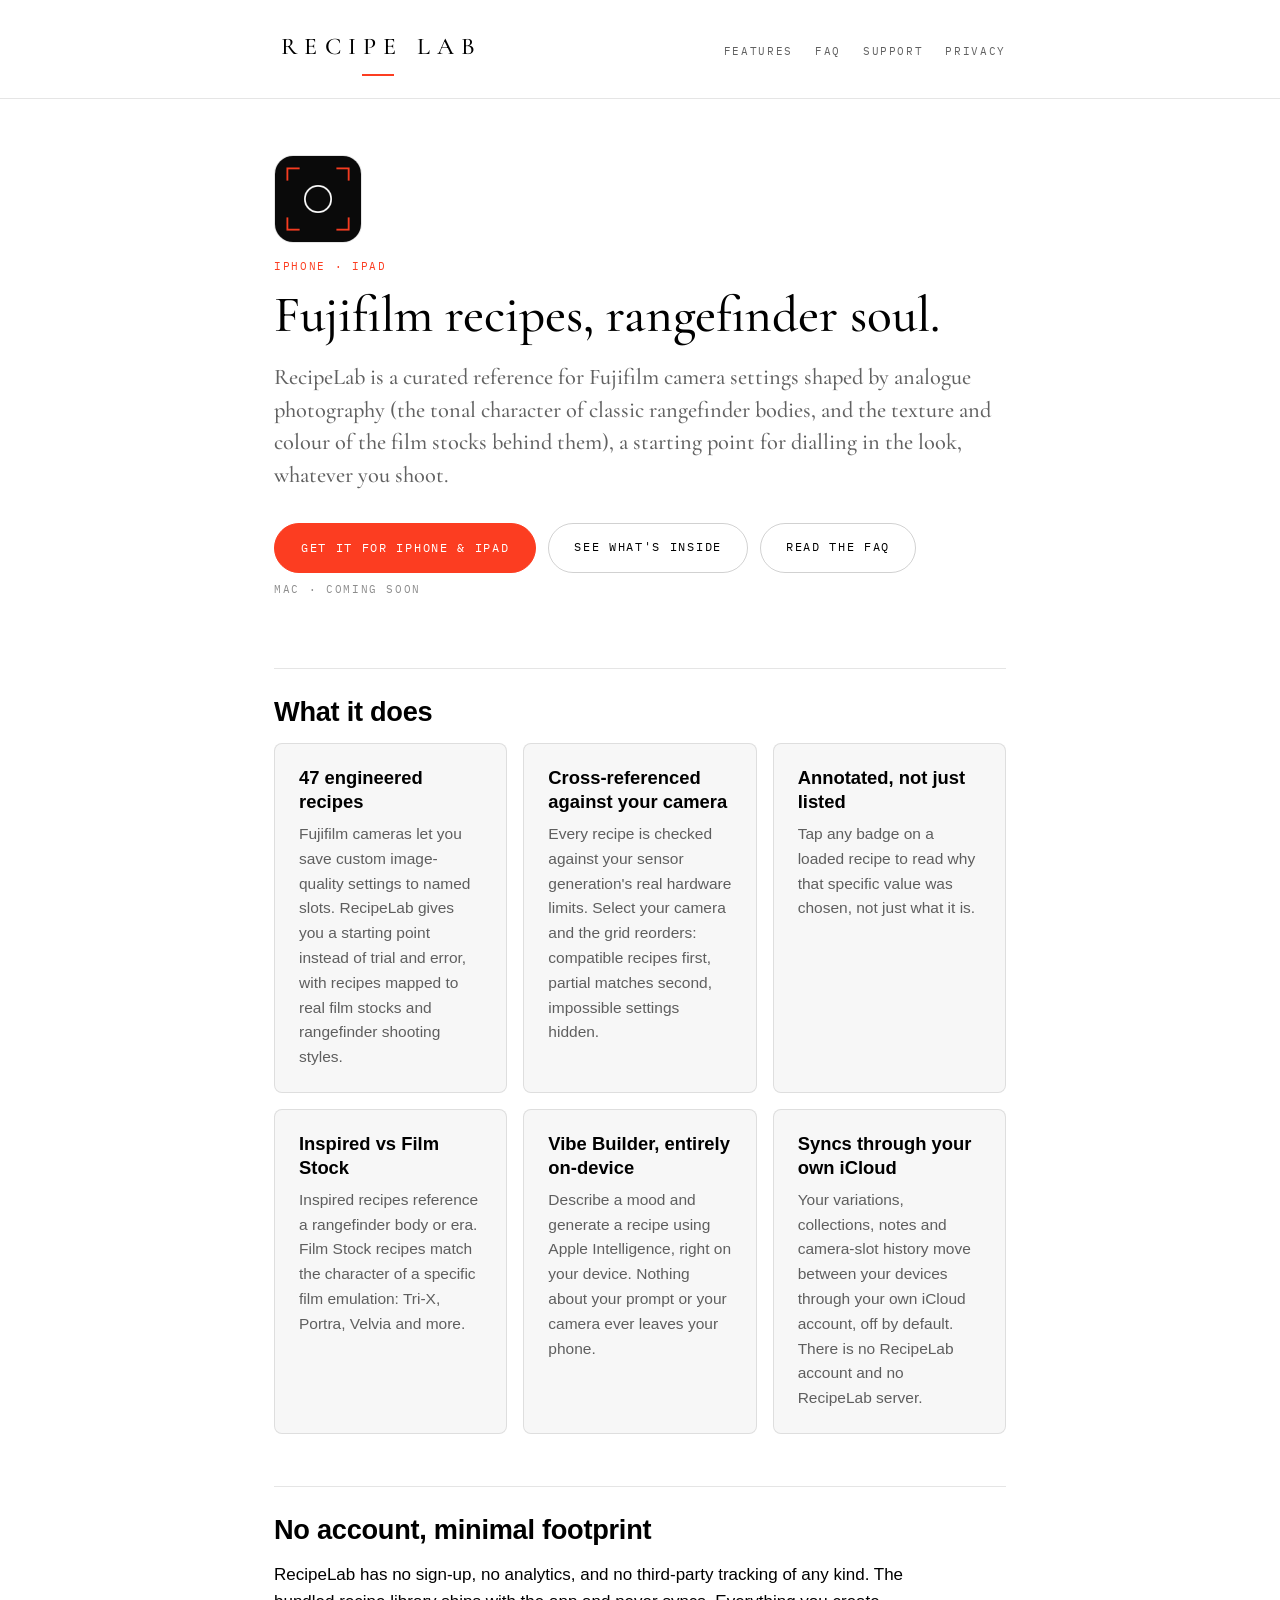
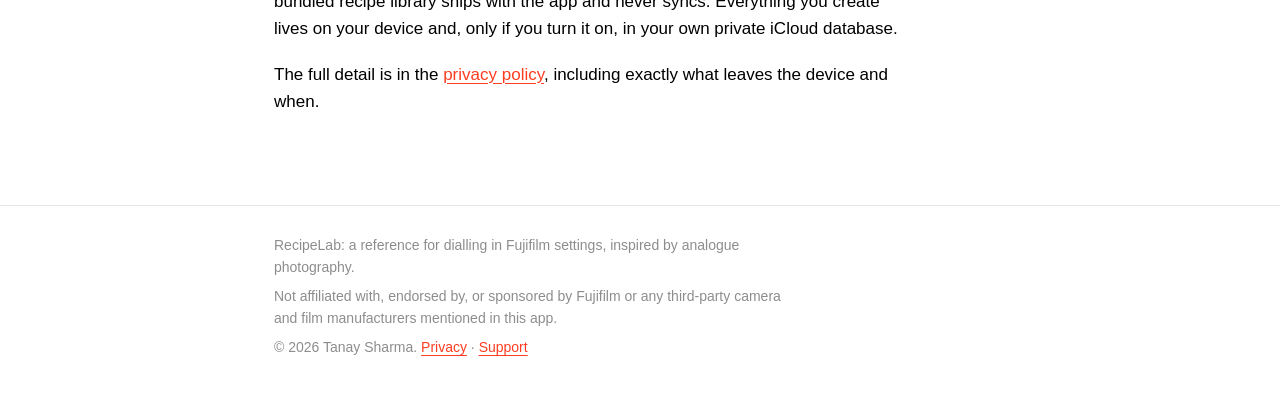
<file: index.html>
<!DOCTYPE html>
<html lang="en">
<head>
<meta charset="utf-8">
<meta name="viewport" content="width=device-width, initial-scale=1">
<title>RecipeLab · Fujifilm camera settings, shaped by film</title>
<meta name="description" content="RecipeLab is a curated reference for Fujifilm camera settings shaped by analogue photography: 47 recipes cross-referenced against your camera's hardware, plus on-device generation for your own.">
<meta name="color-scheme" content="dark light">
<link rel="icon" href="./assets/favicon-64.png" sizes="64x64">
<link rel="apple-touch-icon" href="./assets/apple-touch-icon.png">
<link rel="stylesheet" href="./recipelab.css">
</head>
<body>
<a class="skip-link" href="#main">Skip to content</a>

<header class="site-header">
  <div class="shell site-header__inner">
    <a class="wordmark" href="./index.html" aria-label="RecipeLab home">
      <span class="wordmark__text">RECIPE LAB</span>
      <span class="wordmark__rule"></span>
    </a>
    <nav class="site-nav" aria-label="Primary">
      <a href="./features.html">Features</a>
      <a href="./faq.html">FAQ</a>
      <a href="./support.html">Support</a>
      <a href="./privacy.html">Privacy</a>
    </nav>
  </div>
</header>

<main id="main">
  <div class="shell">

    <section class="hero">
      <img class="hero__icon" src="./assets/app-icon-256.png" alt="" width="88" height="88">
      <p class="meta meta--accent">IPHONE · IPAD</p>
      <h1>Fujifilm recipes, rangefinder soul.</h1>
      <p class="lede">RecipeLab is a curated reference for Fujifilm camera settings shaped by analogue photography (the tonal character of classic rangefinder bodies, and the texture and colour of the film stocks behind them), a starting point for dialling in the look, whatever you shoot.</p>

      <div class="actions">
        <a class="button-accent" href="https://apps.apple.com/app/recipelab/id6805229263">Get it for iPhone &amp; iPad</a>
        <a class="button-outline" href="./features.html">See what's inside</a>
        <a class="button-outline" href="./faq.html">Read the FAQ</a>
      </div>
      <p class="meta">MAC · COMING SOON</p>
    </section>

    <h2>What it does</h2>

    <div class="feature-grid">
      <div class="card">
        <h3>47 engineered recipes</h3>
        <p>Fujifilm cameras let you save custom image-quality settings to named slots. RecipeLab gives you a starting point instead of trial and error, with recipes mapped to real film stocks and rangefinder shooting styles.</p>
      </div>
      <div class="card">
        <h3>Cross-referenced against your camera</h3>
        <p>Every recipe is checked against your sensor generation's real hardware limits. Select your camera and the grid reorders: compatible recipes first, partial matches second, impossible settings hidden.</p>
      </div>
      <div class="card">
        <h3>Annotated, not just listed</h3>
        <p>Tap any badge on a loaded recipe to read why that specific value was chosen, not just what it is.</p>
      </div>
      <div class="card">
        <h3>Inspired vs Film Stock</h3>
        <p>Inspired recipes reference a rangefinder body or era. Film Stock recipes match the character of a specific film emulation: Tri-X, Portra, Velvia and more.</p>
      </div>
      <div class="card">
        <h3>Vibe Builder, entirely on-device</h3>
        <p>Describe a mood and generate a recipe using Apple Intelligence, right on your device. Nothing about your prompt or your camera ever leaves your phone.</p>
      </div>
      <div class="card">
        <h3>Syncs through your own iCloud</h3>
        <p>Your variations, collections, notes and camera-slot history move between your devices through your own iCloud account, off by default. There is no RecipeLab account and no RecipeLab server.</p>
      </div>
    </div>

    <h2>No account, minimal footprint</h2>
    <p>RecipeLab has no sign-up, no analytics, and no third-party tracking of any kind. The bundled recipe library ships with the app and never syncs. Everything you create lives on your device and, only if you turn it on, in your own private iCloud database.</p>
    <p>The full detail is in the <a href="./privacy.html">privacy policy</a>, including exactly what leaves the device and when.</p>

  </div>
</main>

<footer class="site-footer">
  <div class="shell">
    <p>RecipeLab: a reference for dialling in Fujifilm settings, inspired by analogue photography.</p>
    <p>Not affiliated with, endorsed by, or sponsored by Fujifilm or any third-party camera and film manufacturers mentioned in this app.</p>
    <p>© 2026 Tanay Sharma. <a href="./privacy.html">Privacy</a> · <a href="./support.html">Support</a></p>
  </div>
</footer>

</body>
</html>
</file>
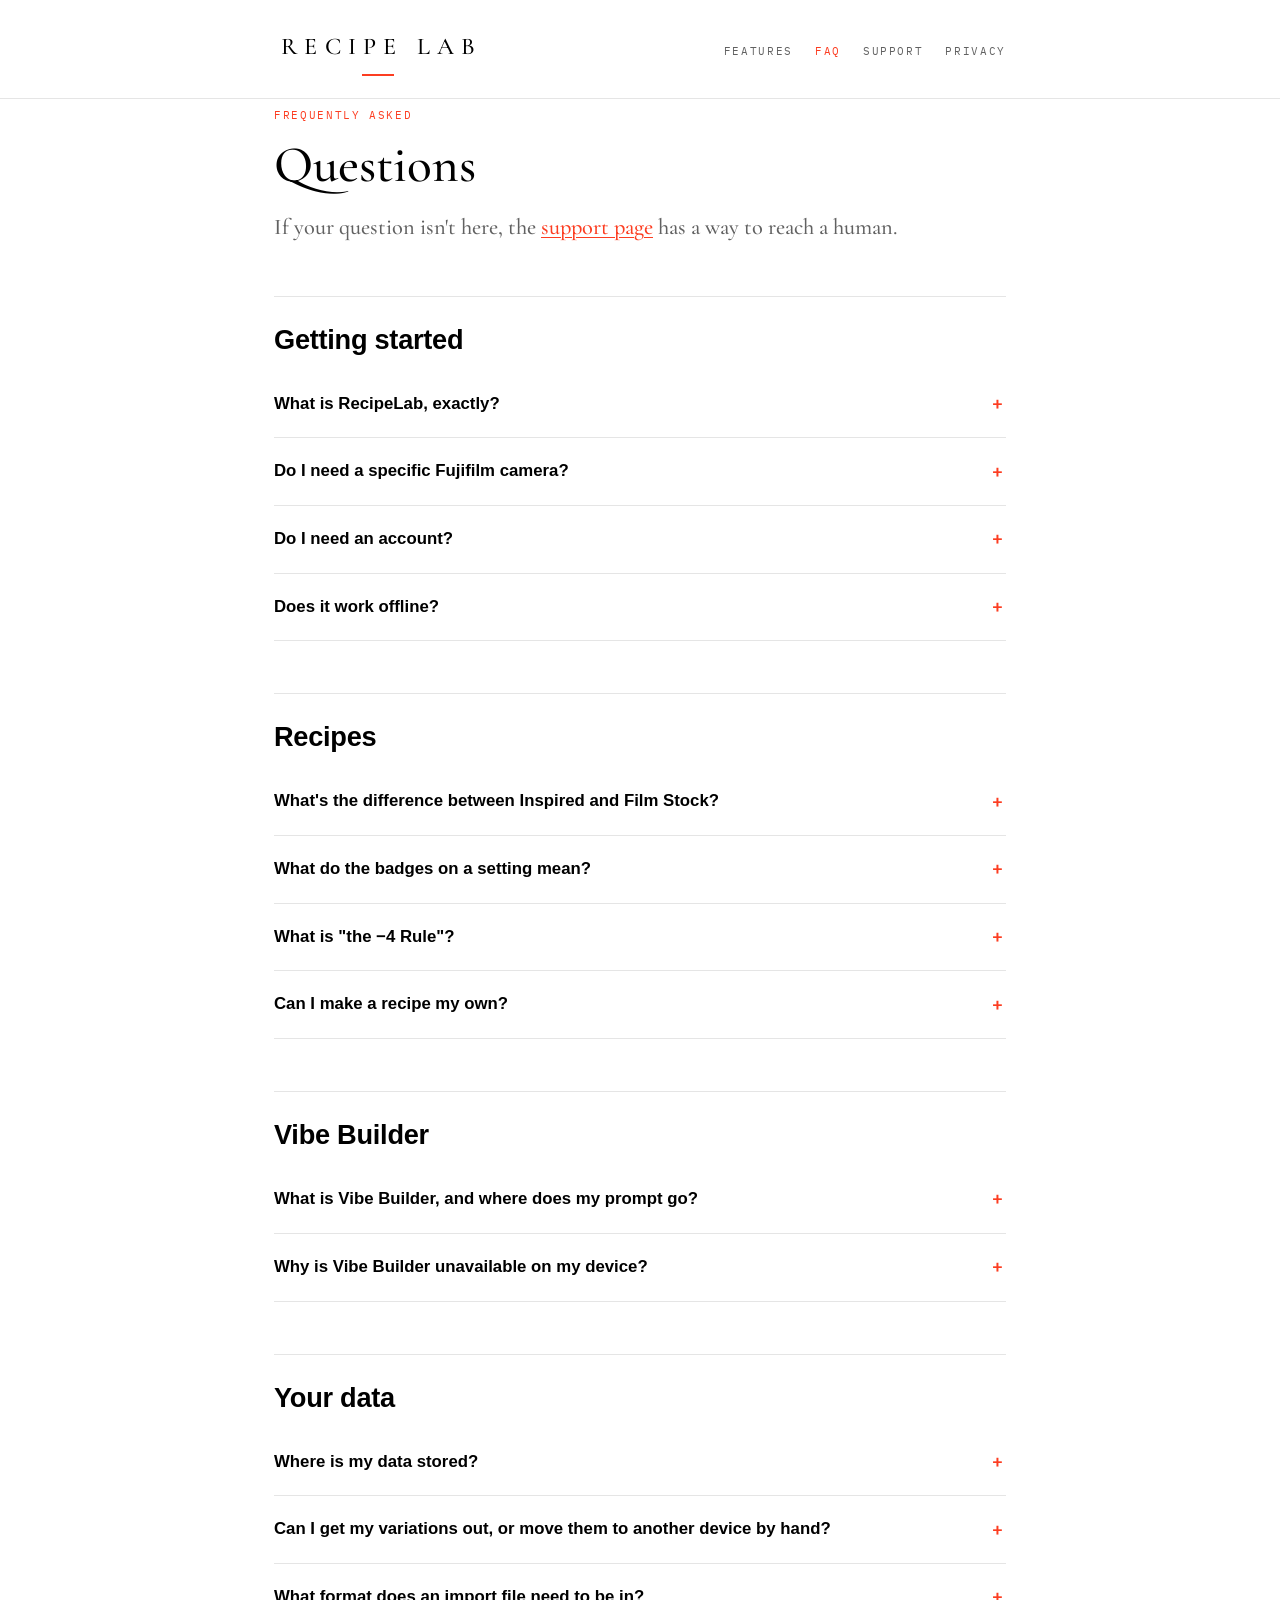
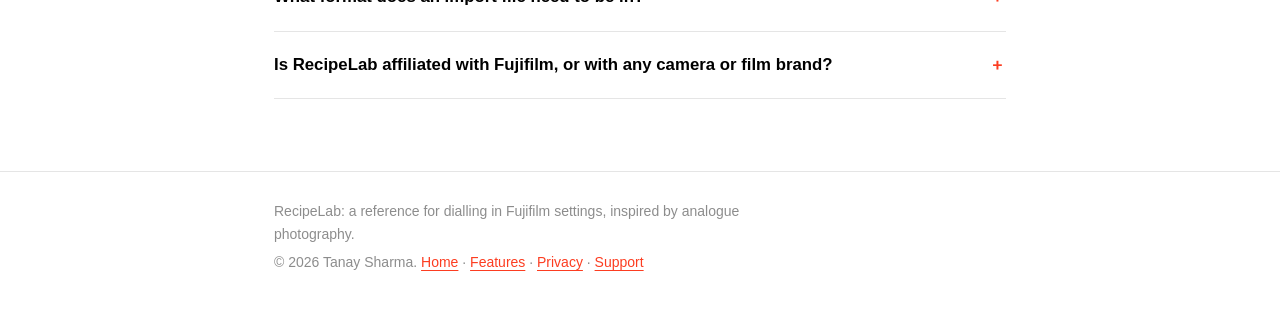
<file: faq.html>
<!DOCTYPE html>
<html lang="en">
<head>
<meta charset="utf-8">
<meta name="viewport" content="width=device-width, initial-scale=1">
<title>FAQ · RecipeLab</title>
<meta name="description" content="Common questions about RecipeLab: how Smart Sort works, what Vibe Builder sends anywhere (nothing), syncing, and getting your data out.">
<meta name="color-scheme" content="dark light">
<link rel="icon" href="./assets/favicon-64.png" sizes="64x64">
<link rel="apple-touch-icon" href="./assets/apple-touch-icon.png">
<link rel="stylesheet" href="./recipelab.css">
</head>
<body>
<a class="skip-link" href="#main">Skip to content</a>

<header class="site-header">
  <div class="shell site-header__inner">
    <a class="wordmark" href="./index.html" aria-label="RecipeLab home">
      <span class="wordmark__text">RECIPE LAB</span>
      <span class="wordmark__rule"></span>
    </a>
    <nav class="site-nav" aria-label="Primary">
      <a href="./features.html">Features</a>
      <a href="./faq.html" aria-current="page">FAQ</a>
      <a href="./support.html">Support</a>
      <a href="./privacy.html">Privacy</a>
    </nav>
  </div>
</header>

<main id="main">
  <div class="shell">

    <p class="meta meta--accent">FREQUENTLY ASKED</p>
    <h1>Questions</h1>
    <p class="lede">If your question isn't here, the <a href="./support.html">support page</a> has a way to reach a human.</p>

    <h2>Getting started</h2>

    <details>
      <summary>What is RecipeLab, exactly?</summary>
      <div class="answer">
        <p>A reference app for Fujifilm's custom image-quality settings, the ones you save to a numbered slot in camera. Instead of trial and error, RecipeLab gives you 47 built-in starting points, each engineered against a real film stock or a rangefinder-inspired look, and checked against your specific camera's hardware limits.</p>
      </div>
    </details>

    <details>
      <summary>Do I need a specific Fujifilm camera?</summary>
      <div class="answer">
        <p>No, but which recipes are fully usable depends on your sensor generation: older X-Trans sensors can't do everything newer ones can (Acros, Clarity and Colour Chrome Blue are progressively newer additions). Select your camera in the app and Smart Sort reorders the library: what's fully compatible, what needs a substitution, and what genuinely can't be done on your body, with the reason stated for each.</p>
      </div>
    </details>

    <details>
      <summary>Do I need an account?</summary>
      <div class="answer">
        <p>No. There's no sign-up and no login. If you turn on iCloud Sync, it works through your own iCloud account; nothing else is needed.</p>
      </div>
    </details>

    <details>
      <summary>Does it work offline?</summary>
      <div class="answer">
        <p>Yes. The recipe library is bundled with the app, your own variations and collections are stored on the device, and Vibe Builder's generation runs entirely on-device. Only iCloud Sync needs a connection, and that's opt-in.</p>
      </div>
    </details>

    <h2>Recipes</h2>

    <details>
      <summary>What's the difference between Inspired and Film Stock?</summary>
      <div class="answer">
        <p>Inspired recipes reference a rangefinder body or shooting era: the tonal character, not a literal reproduction. Film Stock recipes are matched to the character of a specific film emulation, like Tri-X or Portra 400, using Fujifilm's own film simulations as the base.</p>
      </div>
    </details>

    <details>
      <summary>What do the badges on a setting mean?</summary>
      <div class="answer">
        <p>Tap any badge on a loaded recipe to read the reasoning behind that specific value: why the shadows are lifted, why that grain level, why that film simulation. It's not a repeat of the value; it's the "why."</p>
      </div>
    </details>

    <details>
      <summary>What is "the −4 Rule"?</summary>
      <div class="answer">
        <p>Every recipe sets Noise Reduction to −4. Fujifilm ships cameras at 0, which is far cleaner than film ever looked. Pulling it down lets the sensor's own noise read as organic grain instead of digital smoothing.</p>
      </div>
    </details>

    <details>
      <summary>Can I make a recipe my own?</summary>
      <div class="answer">
        <p>Yes. Tweak any recipe into a saved Variation. Fields your camera can't support are disabled rather than silently accepted. Variations, Collections and edit history are all yours to manage from there.</p>
      </div>
    </details>

    <h2>Vibe Builder</h2>

    <details>
      <summary>What is Vibe Builder, and where does my prompt go?</summary>
      <div class="answer">
        <p>Describe a mood ("moody street portraits at dusk") and Vibe Builder generates a recipe for you. It runs entirely on Apple's on-device Foundation Models framework. Nothing about your prompt, your camera, or the result is sent anywhere. There is currently no cloud option at all in the app.</p>
      </div>
    </details>

    <details>
      <summary>Why is Vibe Builder unavailable on my device?</summary>
      <div class="answer">
        <p>On-device generation needs Apple Intelligence, which needs specific hardware and an explicit setting turned on. If it's unavailable, the app tells you which of those is the reason (unsupported hardware, Apple Intelligence off, or the on-device model still downloading) rather than a single unhelpful "not available."</p>
      </div>
    </details>

    <h2>Your data</h2>

    <details>
      <summary>Where is my data stored?</summary>
      <div class="answer">
        <p>On your device. If you turn on iCloud Sync, your variations, collections, notes, camera-slot assignments and history also sync to the private database of your own iCloud account, but never the bundled recipe library, which stays a read-only part of the app itself. See the <a href="./privacy.html">privacy policy</a> for the full detail.</p>
      </div>
    </details>

    <details>
      <summary>Can I get my variations out, or move them to another device by hand?</summary>
      <div class="answer">
        <p>Yes. Export your variations locally, in plain or passphrase-encrypted form, from Settings. You can also import a backup, or a single recipe file someone shares with you.</p>
      </div>
    </details>

    <details>
      <summary>What format does an import file need to be in?</summary>
      <div class="answer">
        <p>Plain JSON, in one of two shapes depending on which button you use. There's no way to hand-author an encrypted backup (that path only accepts a file this app produced itself), but both of the plain formats below can be written by hand if you're building your own tooling.</p>

        <p><strong>"Import Variations"</strong> expects a JSON array, one or more entries:</p>
<pre><code>[
  {
    "id": "var__1735689600000_a1b2",
    "parentKey": "m10-rich",
    "name": "My Rainy Day Look",
    "createdAt": 1735689600000,
    "data": {
      "title": "My Rainy Day Look",
      "film": "Classic Chrome",
      "dr": "DR200",
      "wb": "R: -1, B: +2",
      "high": "-1",
      "shad": "+2",
      "color": "-1",
      "sharp": "+1",
      "nr": "-4",
      "grain": "Weak",
      "chrome_blue": "Off",
      "tip": "A custom tweak for overcast city streets.",
      "category": "variation",
      "compatibility": ["x-trans-3", "x-trans-4", "x-trans-5"],
      "tags": ["custom", "overcast"]
    }
  }
]</code></pre>

        <p><strong>"Import .rlr"</strong> expects a single object, the same <code>data</code> shape wrapped differently:</p>
<pre><code>{
  "version": 1,
  "exported_at": 1735689600000,
  "id": "var__1735689600000_a1b2",
  "name": "My Rainy Day Look",
  "parentKey": "m10-rich",
  "createdAt": 1735689600000,
  "data": {
    "title": "My Rainy Day Look",
    "film": "Classic Chrome",
    "dr": "DR200",
    "wb": "R: -1, B: +2",
    "high": "-1",
    "shad": "+2",
    "color": "-1",
    "sharp": "+1",
    "nr": "-4",
    "grain": "Weak",
    "chrome_blue": "Off",
    "tip": "A custom tweak for overcast city streets.",
    "category": "variation",
    "compatibility": ["x-trans-3", "x-trans-4", "x-trans-5"],
    "tags": ["custom", "overcast"]
  }
}</code></pre>

        <p>Field notes:</p>
        <dl class="rows">
          <div class="row"><dt>id</dt><dd>Non-empty, ≤80 characters. The convention is <code>var__&lt;epoch-ms&gt;_&lt;4 random chars&gt;</code>, but any unique string works.</dd></div>
          <div class="row"><dt>name</dt><dd>Non-empty, ≤80 characters, shown in the app's UI.</dd></div>
          <div class="row"><dt>parentKey</dt><dd>Optional. The bundled recipe key this was forked from (e.g. <code>m10-rich</code>), or omit it if standalone.</dd></div>
          <div class="row"><dt>createdAt / exported_at</dt><dd>Epoch <strong>milliseconds</strong>, not seconds and not an ISO date string.</dd></div>
          <div class="row"><dt>dr</dt><dd><code>"DR100"</code>, <code>"DR200"</code>, or <code>"DR400"</code>.</dd></div>
          <div class="row"><dt>high / shad / nr</dt><dd>Signed strings, <code>"-4"</code> to <code>"+4"</code>.</dd></div>
          <div class="row"><dt>sharp</dt><dd>Signed string, <code>"-2"</code> to <code>"+4"</code> (a narrower range than the others).</dd></div>
          <div class="row"><dt>color</dt><dd>Signed string, <code>"-4"</code> to <code>"+4"</code>, or <code>"N/A"</code> for a monochrome film.</dd></div>
          <div class="row"><dt>wb</dt><dd><code>"R: &lt;signed&gt;, B: &lt;signed&gt;"</code>, or <code>"N/A"</code> for monochrome.</dd></div>
          <div class="row"><dt>grain</dt><dd><code>"None"</code>, <code>"Weak"</code>, or <code>"Strong"</code>.</dd></div>
          <div class="row"><dt>chrome_blue</dt><dd>Note the underscore: <code>"Off"</code>, <code>"Weak"</code>, or <code>"Strong"</code>.</dd></div>
          <div class="row"><dt>compatibility</dt><dd>Array of sensor-generation ids: <code>x-trans-2</code>, <code>x-trans-3</code>, <code>x-trans-4</code>, <code>x-trans-5</code>, <code>gfx-50</code>, <code>gfx-100</code>, <code>gfx-100-ii</code>.</dd></div>
          <div class="row"><dt>tags</dt><dd>Free-form strings, capped at 50 entries of 200 characters each.</dd></div>
          <div class="row"><dt>title, tip, category</dt><dd>Free-form strings, capped at 200 characters each.</dd></div>
        </dl>

        <p>One asymmetry worth knowing: <code>.rlr</code> requires <code>title</code>, <code>film</code>, <code>dr</code>, <code>high</code>, <code>shad</code> and <code>nr</code> to be present in <code>data</code>, and names the specific missing field if one isn't. "Import Variations" enforces no such requirement: only <code>id</code>/<code>name</code> are checked, so a variation missing a field still imports, just blank in the app.</p>
      </div>
    </details>

    <details>
      <summary>Is RecipeLab affiliated with Fujifilm, or with any camera or film brand?</summary>
      <div class="answer">
        <p>No. RecipeLab names real Fujifilm sensor generations because compatibility is calibrated against them, and Film Stock recipes name real film stocks (Tri-X, Portra, Velvia and so on) because that's the look each one is matched to. It does not name any other camera brand or body: Inspired recipes describe a rangefinder era or shooting style, not a specific model. RecipeLab isn't affiliated with, endorsed by, or sponsored by Fujifilm or any film manufacturer named in the app.</p>
      </div>
    </details>

  </div>
</main>

<footer class="site-footer">
  <div class="shell">
    <p>RecipeLab: a reference for dialling in Fujifilm settings, inspired by analogue photography.</p>
    <p>© 2026 Tanay Sharma. <a href="./index.html">Home</a> · <a href="./features.html">Features</a> · <a href="./privacy.html">Privacy</a> · <a href="./support.html">Support</a></p>
  </div>
</footer>

</body>
</html>
</file>
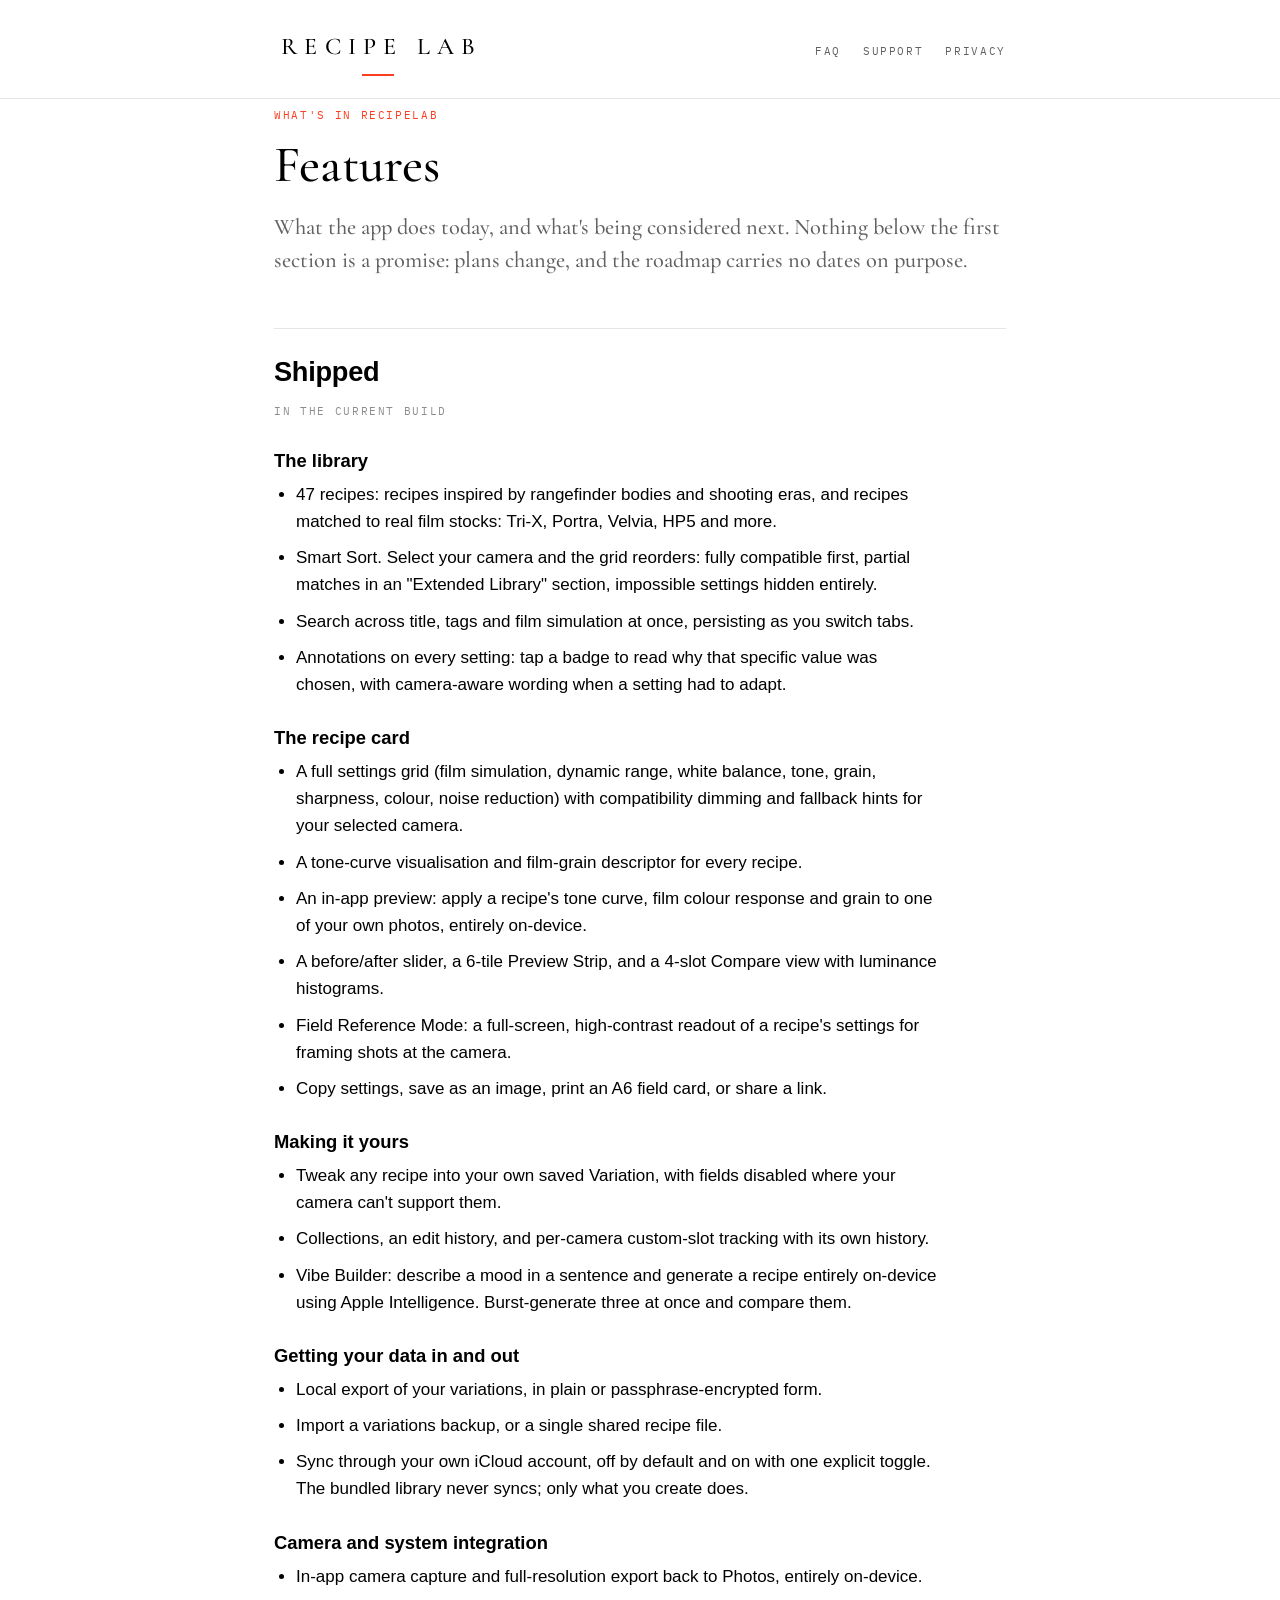
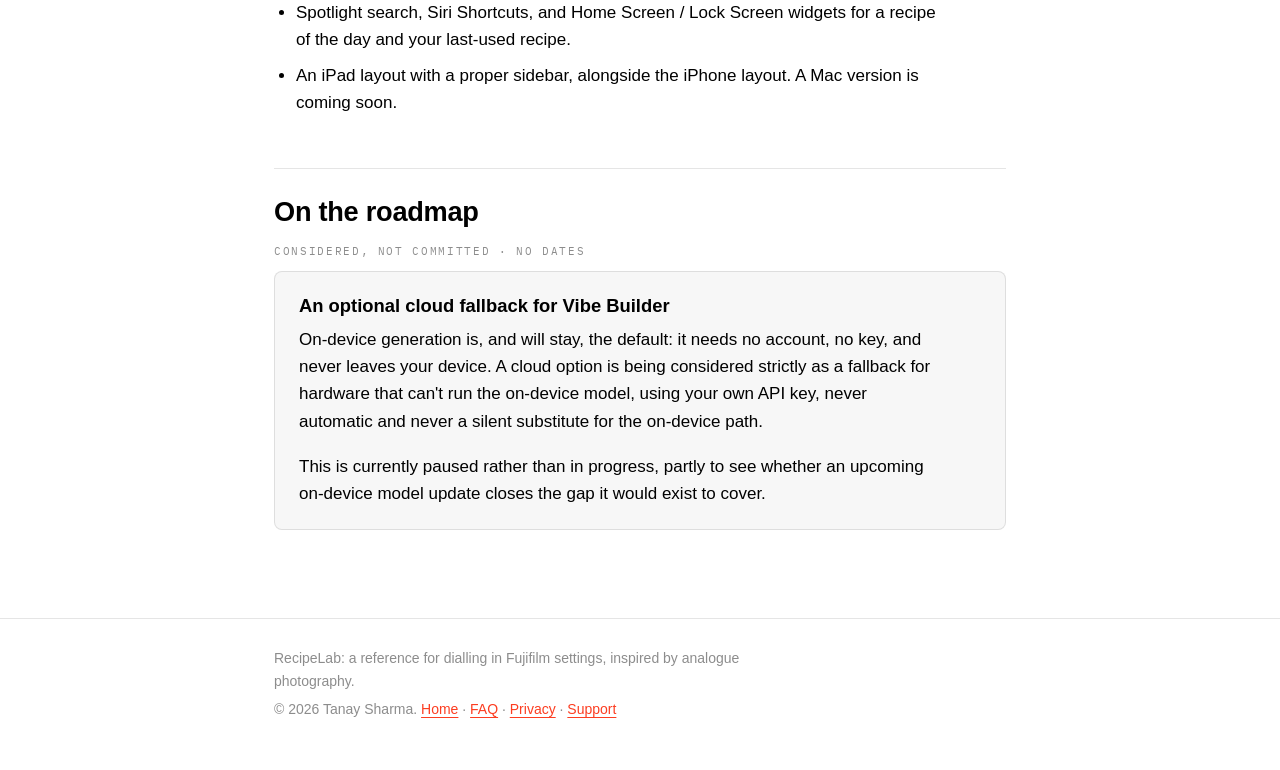
<file: features.html>
<!DOCTYPE html>
<html lang="en">
<head>
<meta charset="utf-8">
<meta name="viewport" content="width=device-width, initial-scale=1">
<title>Features · RecipeLab</title>
<meta name="description" content="What RecipeLab does today, and what's being considered next.">
<meta name="color-scheme" content="dark light">
<link rel="icon" href="./assets/favicon-64.png" sizes="64x64">
<link rel="apple-touch-icon" href="./assets/apple-touch-icon.png">
<link rel="stylesheet" href="./recipelab.css">
</head>
<body>
<a class="skip-link" href="#main">Skip to content</a>

<header class="site-header">
  <div class="shell site-header__inner">
    <a class="wordmark" href="./index.html" aria-label="RecipeLab home">
      <span class="wordmark__text">RECIPE LAB</span>
      <span class="wordmark__rule"></span>
    </a>
    <nav class="site-nav" aria-label="Primary">
      <a href="./faq.html">FAQ</a>
      <a href="./support.html">Support</a>
      <a href="./privacy.html">Privacy</a>
    </nav>
  </div>
</header>

<main id="main">
  <div class="shell">

    <p class="meta meta--accent">WHAT'S IN RECIPELAB</p>
    <h1>Features</h1>
    <p class="lede">What the app does today, and what's being considered next. Nothing below the first section is a promise: plans change, and the roadmap carries no dates on purpose.</p>

    <h2 id="shipped">Shipped</h2>
    <p class="meta">IN THE CURRENT BUILD</p>

    <h3>The library</h3>
    <ul>
      <li>47 recipes: recipes inspired by rangefinder bodies and shooting eras, and recipes matched to real film stocks: Tri-X, Portra, Velvia, HP5 and more.</li>
      <li>Smart Sort. Select your camera and the grid reorders: fully compatible first, partial matches in an "Extended Library" section, impossible settings hidden entirely.</li>
      <li>Search across title, tags and film simulation at once, persisting as you switch tabs.</li>
      <li>Annotations on every setting: tap a badge to read why that specific value was chosen, with camera-aware wording when a setting had to adapt.</li>
    </ul>

    <h3>The recipe card</h3>
    <ul>
      <li>A full settings grid (film simulation, dynamic range, white balance, tone, grain, sharpness, colour, noise reduction) with compatibility dimming and fallback hints for your selected camera.</li>
      <li>A tone-curve visualisation and film-grain descriptor for every recipe.</li>
      <li>An in-app preview: apply a recipe's tone curve, film colour response and grain to one of your own photos, entirely on-device.</li>
      <li>A before/after slider, a 6-tile Preview Strip, and a 4-slot Compare view with luminance histograms.</li>
      <li>Field Reference Mode: a full-screen, high-contrast readout of a recipe's settings for framing shots at the camera.</li>
      <li>Copy settings, save as an image, print an A6 field card, or share a link.</li>
    </ul>

    <h3>Making it yours</h3>
    <ul>
      <li>Tweak any recipe into your own saved Variation, with fields disabled where your camera can't support them.</li>
      <li>Collections, an edit history, and per-camera custom-slot tracking with its own history.</li>
      <li>Vibe Builder: describe a mood in a sentence and generate a recipe entirely on-device using Apple Intelligence. Burst-generate three at once and compare them.</li>
    </ul>

    <h3>Getting your data in and out</h3>
    <ul>
      <li>Local export of your variations, in plain or passphrase-encrypted form.</li>
      <li>Import a variations backup, or a single shared recipe file.</li>
      <li>Sync through your own iCloud account, off by default and on with one explicit toggle. The bundled library never syncs; only what you create does.</li>
    </ul>

    <h3>Camera and system integration</h3>
    <ul>
      <li>In-app camera capture and full-resolution export back to Photos, entirely on-device.</li>
      <li>Spotlight search, Siri Shortcuts, and Home Screen / Lock Screen widgets for a recipe of the day and your last-used recipe.</li>
      <li>An iPad layout with a proper sidebar, alongside the iPhone layout. A Mac version is coming soon.</li>
    </ul>

    <h2 id="roadmap">On the roadmap</h2>
    <p class="meta">CONSIDERED, NOT COMMITTED · NO DATES</p>

    <div class="card">
      <h3>An optional cloud fallback for Vibe Builder</h3>
      <p>On-device generation is, and will stay, the default: it needs no account, no key, and never leaves your device. A cloud option is being considered strictly as a fallback for hardware that can't run the on-device model, using your own API key, never automatic and never a silent substitute for the on-device path.</p>
      <p>This is currently paused rather than in progress, partly to see whether an upcoming on-device model update closes the gap it would exist to cover.</p>
    </div>

  </div>
</main>

<footer class="site-footer">
  <div class="shell">
    <p>RecipeLab: a reference for dialling in Fujifilm settings, inspired by analogue photography.</p>
    <p>© 2026 Tanay Sharma. <a href="./index.html">Home</a> · <a href="./faq.html">FAQ</a> · <a href="./privacy.html">Privacy</a> · <a href="./support.html">Support</a></p>
  </div>
</footer>

</body>
</html>
</file>
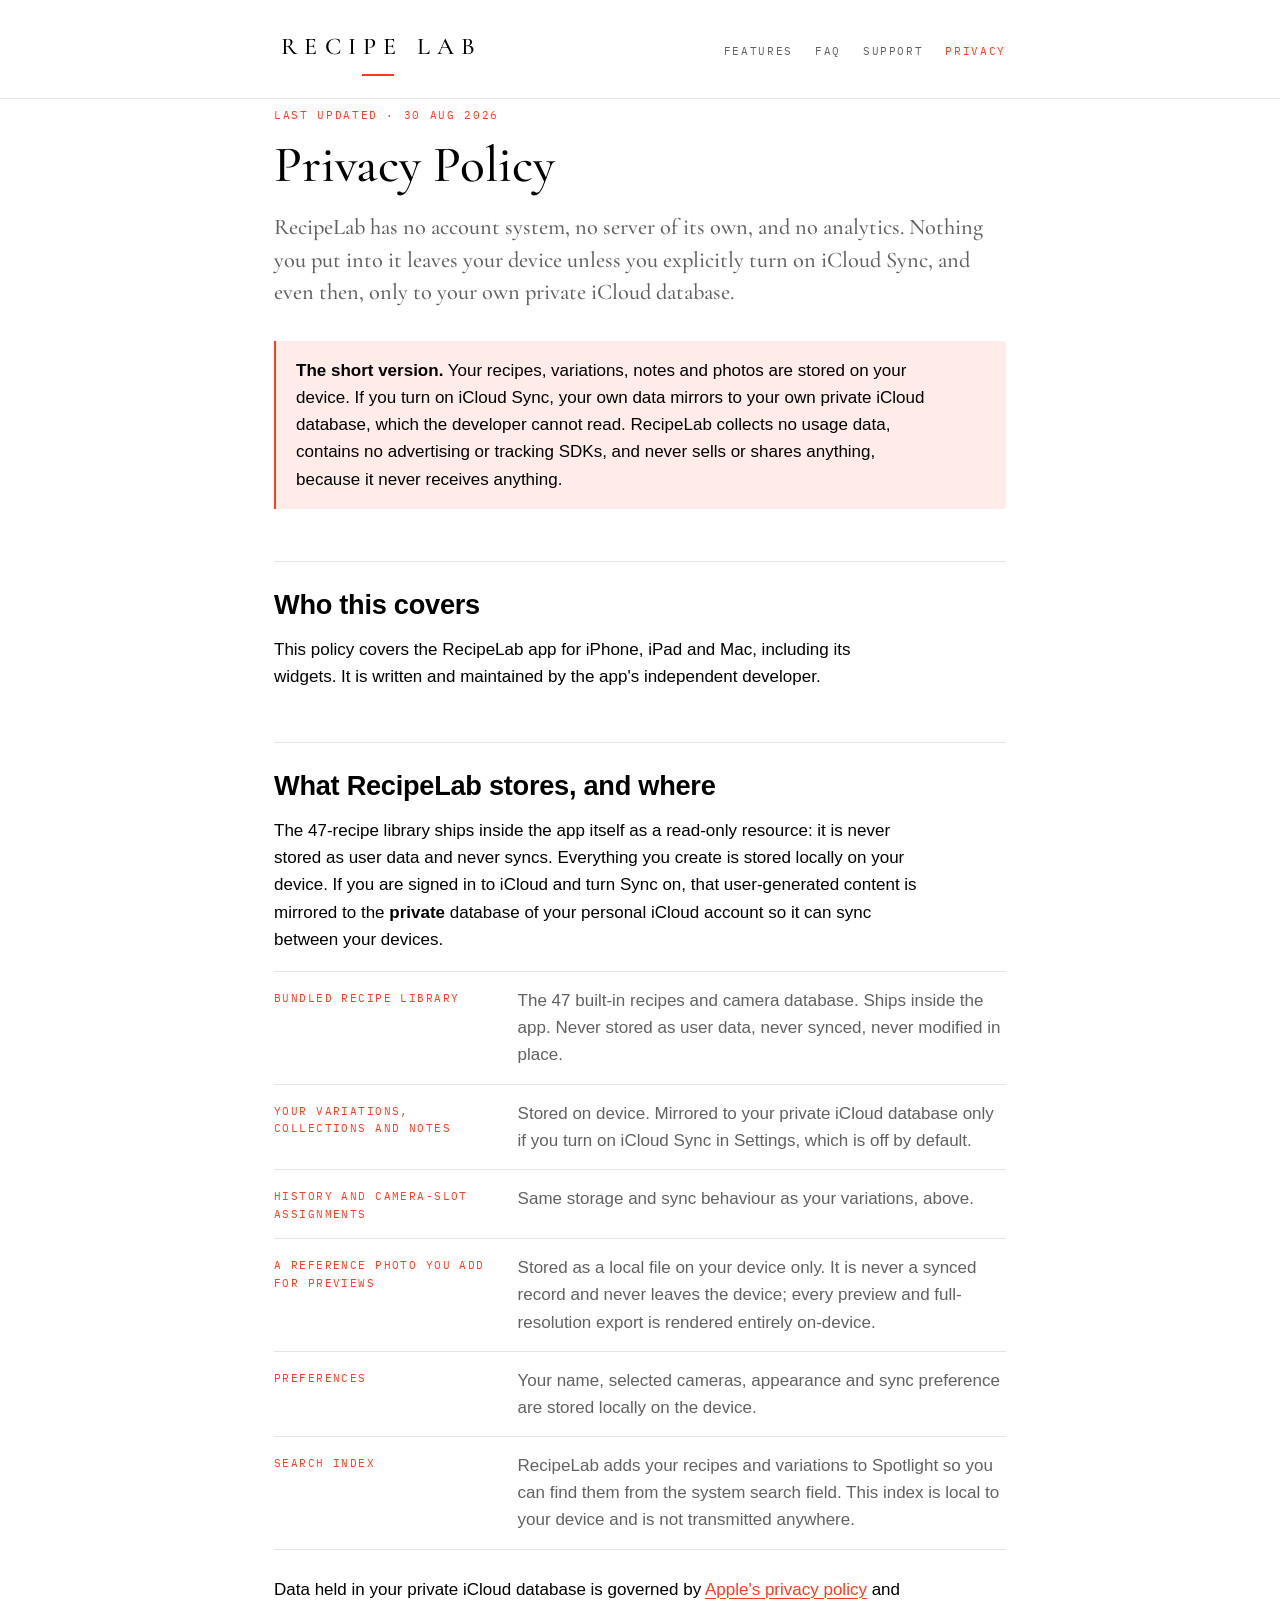
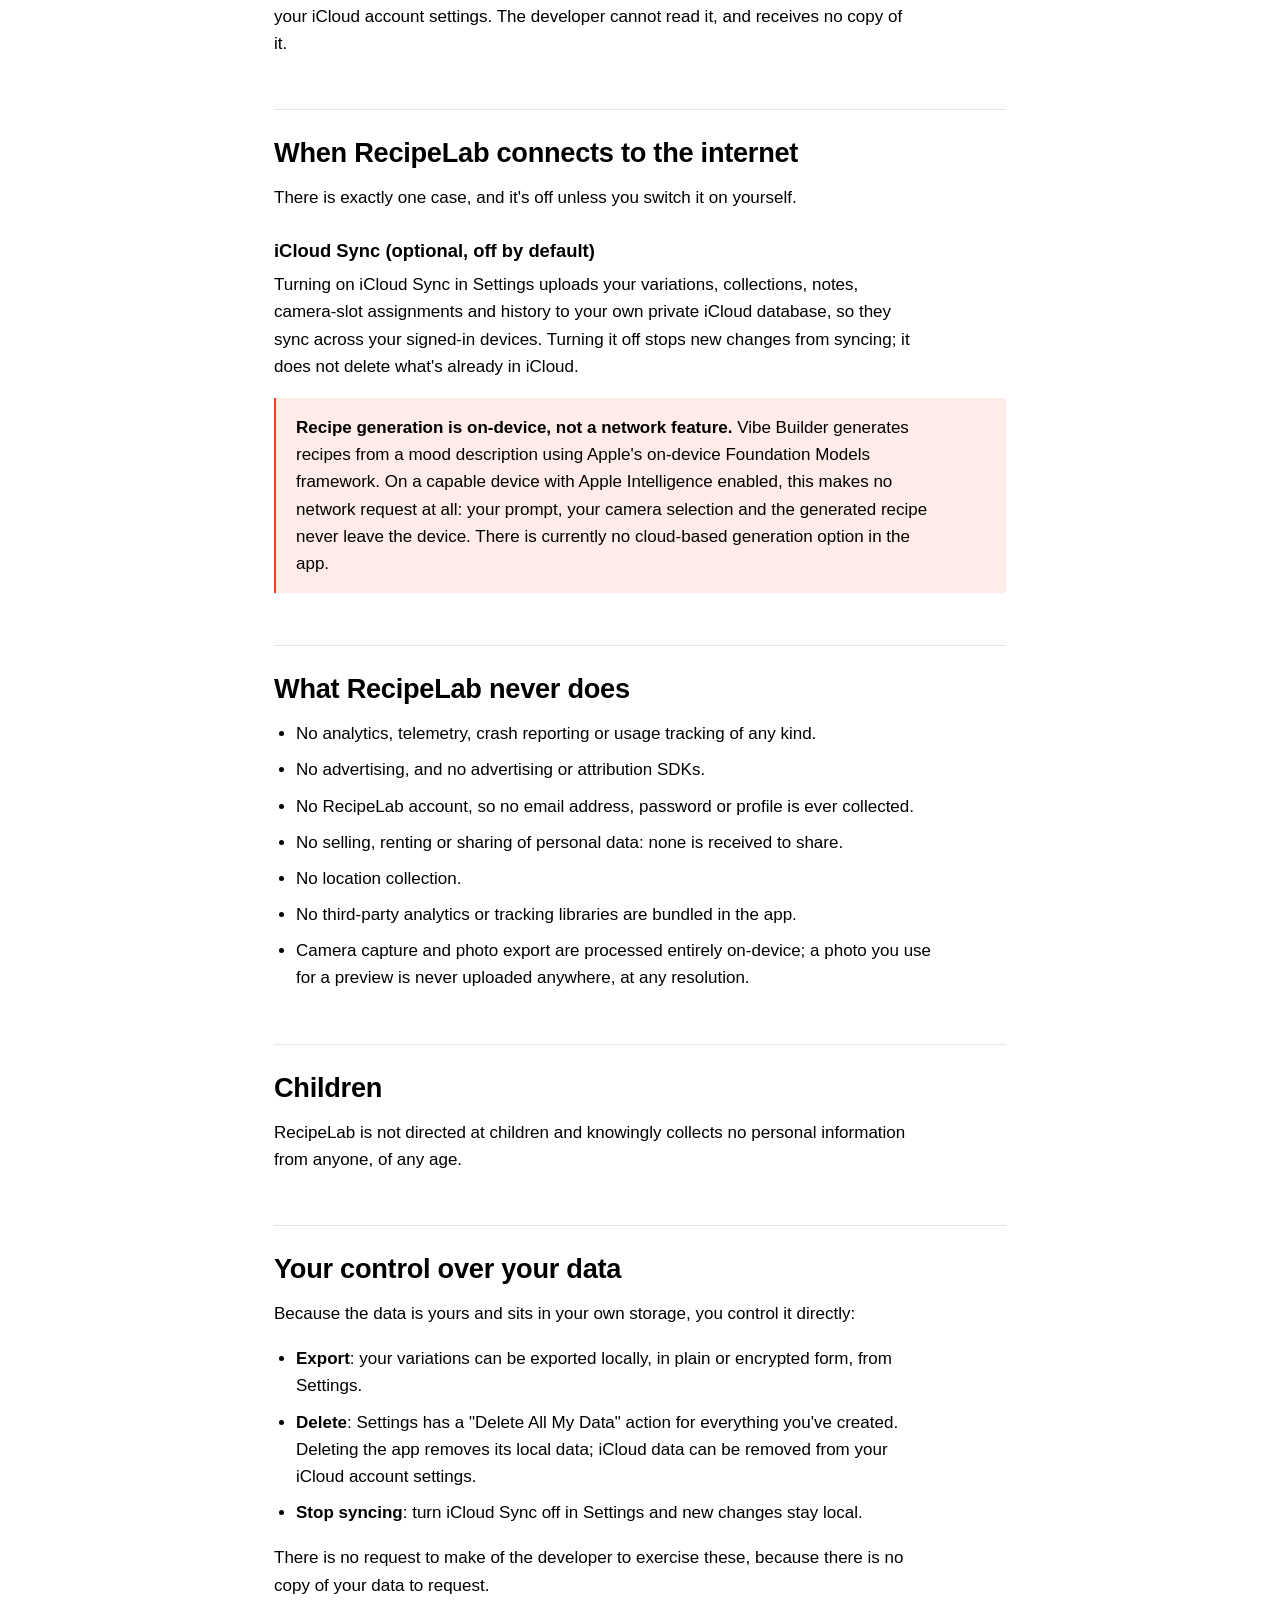
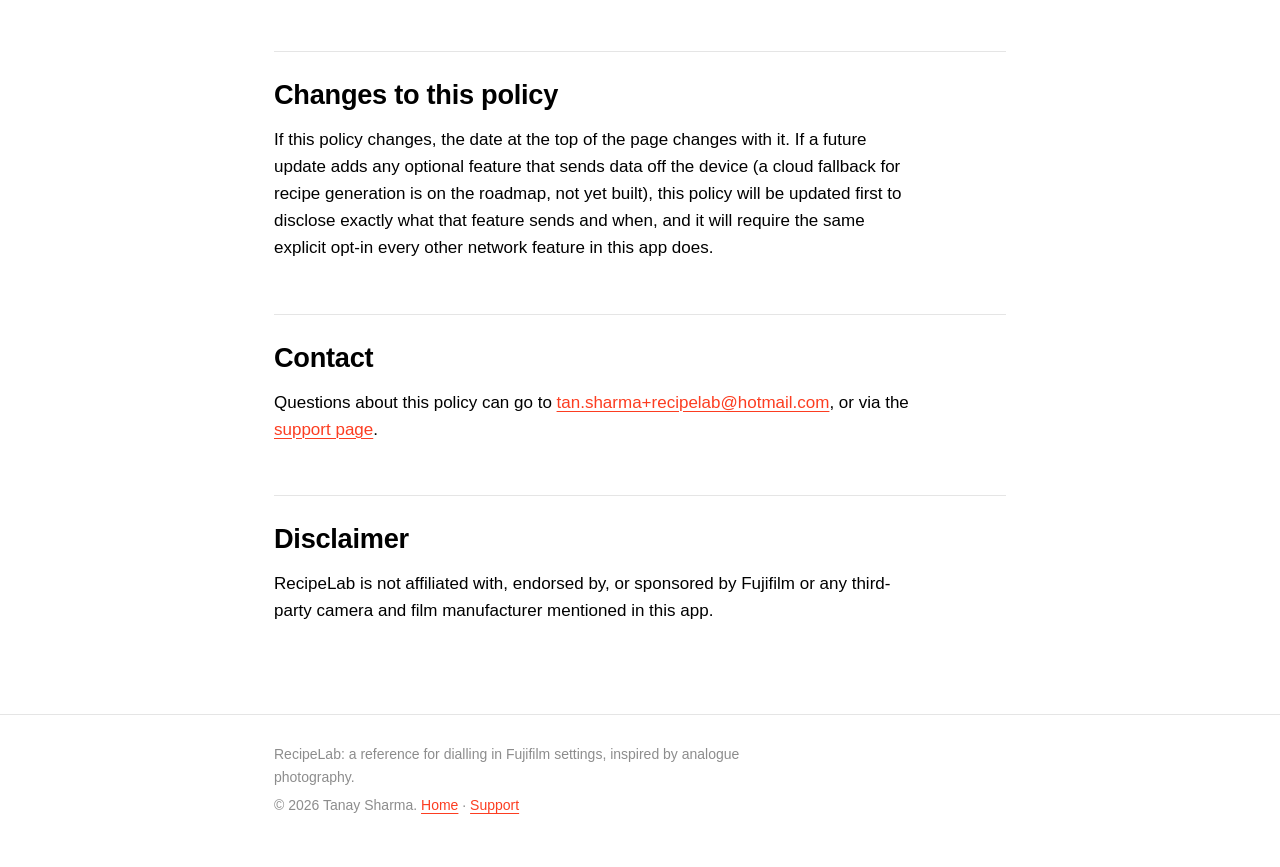
<file: privacy.html>
<!DOCTYPE html>
<html lang="en">
<head>
<meta charset="utf-8">
<meta name="viewport" content="width=device-width, initial-scale=1">
<title>Privacy Policy · RecipeLab</title>
<meta name="description" content="RecipeLab has no account, no server and no analytics. Your library lives on your device and, only if you turn it on, in your own private iCloud database.">
<meta name="color-scheme" content="dark light">
<link rel="icon" href="./assets/favicon-64.png" sizes="64x64">
<link rel="apple-touch-icon" href="./assets/apple-touch-icon.png">
<link rel="stylesheet" href="./recipelab.css">
</head>
<body>
<a class="skip-link" href="#main">Skip to content</a>

<header class="site-header">
  <div class="shell site-header__inner">
    <a class="wordmark" href="./index.html" aria-label="RecipeLab home">
      <span class="wordmark__text">RECIPE LAB</span>
      <span class="wordmark__rule"></span>
    </a>
    <nav class="site-nav" aria-label="Primary">
      <a href="./features.html">Features</a>
      <a href="./faq.html">FAQ</a>
      <a href="./support.html">Support</a>
      <a href="./privacy.html" aria-current="page">Privacy</a>
    </nav>
  </div>
</header>

<main id="main">
  <div class="shell">

    <p class="meta meta--accent">LAST UPDATED · 30 AUG 2026</p>
    <h1>Privacy Policy</h1>
    <p class="lede">RecipeLab has no account system, no server of its own, and no analytics. Nothing you put into it leaves your device unless you explicitly turn on iCloud Sync, and even then, only to your own private iCloud database.</p>

    <div class="callout">
      <p><strong>The short version.</strong> Your recipes, variations, notes and photos are stored on your device. If you turn on iCloud Sync, your own data mirrors to your own private iCloud database, which the developer cannot read. RecipeLab collects no usage data, contains no advertising or tracking SDKs, and never sells or shares anything, because it never receives anything.</p>
    </div>

    <h2>Who this covers</h2>
    <p>This policy covers the RecipeLab app for iPhone, iPad and Mac, including its widgets. It is written and maintained by the app's independent developer.</p>

    <h2>What RecipeLab stores, and where</h2>
    <p>The 47-recipe library ships inside the app itself as a read-only resource: it is never stored as user data and never syncs. Everything you create is stored locally on your device. If you are signed in to iCloud and turn Sync on, that user-generated content is mirrored to the <strong>private</strong> database of your personal iCloud account so it can sync between your devices.</p>

    <dl class="rows">
      <div class="row">
        <dt>Bundled recipe library</dt>
        <dd>The 47 built-in recipes and camera database. Ships inside the app. Never stored as user data, never synced, never modified in place.</dd>
      </div>
      <div class="row">
        <dt>Your variations, collections and notes</dt>
        <dd>Stored on device. Mirrored to your private iCloud database only if you turn on iCloud Sync in Settings, which is off by default.</dd>
      </div>
      <div class="row">
        <dt>History and camera-slot assignments</dt>
        <dd>Same storage and sync behaviour as your variations, above.</dd>
      </div>
      <div class="row">
        <dt>A reference photo you add for previews</dt>
        <dd>Stored as a local file on your device only. It is never a synced record and never leaves the device; every preview and full-resolution export is rendered entirely on-device.</dd>
      </div>
      <div class="row">
        <dt>Preferences</dt>
        <dd>Your name, selected cameras, appearance and sync preference are stored locally on the device.</dd>
      </div>
      <div class="row">
        <dt>Search index</dt>
        <dd>RecipeLab adds your recipes and variations to Spotlight so you can find them from the system search field. This index is local to your device and is not transmitted anywhere.</dd>
      </div>
    </dl>

    <p>Data held in your private iCloud database is governed by <a href="https://www.apple.com/legal/privacy/">Apple's privacy policy</a> and your iCloud account settings. The developer cannot read it, and receives no copy of it.</p>

    <h2>When RecipeLab connects to the internet</h2>
    <p>There is exactly one case, and it's off unless you switch it on yourself.</p>

    <h3>iCloud Sync (optional, off by default)</h3>
    <p>Turning on iCloud Sync in Settings uploads your variations, collections, notes, camera-slot assignments and history to your own private iCloud database, so they sync across your signed-in devices. Turning it off stops new changes from syncing; it does not delete what's already in iCloud.</p>

    <div class="callout">
      <p><strong>Recipe generation is on-device, not a network feature.</strong> Vibe Builder generates recipes from a mood description using Apple's on-device Foundation Models framework. On a capable device with Apple Intelligence enabled, this makes no network request at all: your prompt, your camera selection and the generated recipe never leave the device. There is currently no cloud-based generation option in the app.</p>
    </div>

    <h2>What RecipeLab never does</h2>
    <ul>
      <li>No analytics, telemetry, crash reporting or usage tracking of any kind.</li>
      <li>No advertising, and no advertising or attribution SDKs.</li>
      <li>No RecipeLab account, so no email address, password or profile is ever collected.</li>
      <li>No selling, renting or sharing of personal data: none is received to share.</li>
      <li>No location collection.</li>
      <li>No third-party analytics or tracking libraries are bundled in the app.</li>
      <li>Camera capture and photo export are processed entirely on-device; a photo you use for a preview is never uploaded anywhere, at any resolution.</li>
    </ul>

    <h2>Children</h2>
    <p>RecipeLab is not directed at children and knowingly collects no personal information from anyone, of any age.</p>

    <h2>Your control over your data</h2>
    <p>Because the data is yours and sits in your own storage, you control it directly:</p>
    <ul>
      <li><strong>Export</strong>: your variations can be exported locally, in plain or encrypted form, from Settings.</li>
      <li><strong>Delete</strong>: Settings has a "Delete All My Data" action for everything you've created. Deleting the app removes its local data; iCloud data can be removed from your iCloud account settings.</li>
      <li><strong>Stop syncing</strong>: turn iCloud Sync off in Settings and new changes stay local.</li>
    </ul>
    <p>There is no request to make of the developer to exercise these, because there is no copy of your data to request.</p>

    <h2>Changes to this policy</h2>
    <p>If this policy changes, the date at the top of the page changes with it. If a future update adds any optional feature that sends data off the device (a cloud fallback for recipe generation is on the roadmap, not yet built), this policy will be updated first to disclose exactly what that feature sends and when, and it will require the same explicit opt-in every other network feature in this app does.</p>

    <h2>Contact</h2>
    <p>Questions about this policy can go to <a href="mailto:tan.sharma+recipelab@hotmail.com">tan.sharma+recipelab@hotmail.com</a>, or via the <a href="./support.html">support page</a>.</p>

    <h2>Disclaimer</h2>
    <p>RecipeLab is not affiliated with, endorsed by, or sponsored by Fujifilm or any third-party camera and film manufacturer mentioned in this app.</p>

  </div>
</main>

<footer class="site-footer">
  <div class="shell">
    <p>RecipeLab: a reference for dialling in Fujifilm settings, inspired by analogue photography.</p>
    <p class="site-footer__print-hide">© 2026 Tanay Sharma. <a href="./index.html">Home</a> · <a href="./support.html">Support</a></p>
  </div>
</footer>

</body>
</html>
</file>
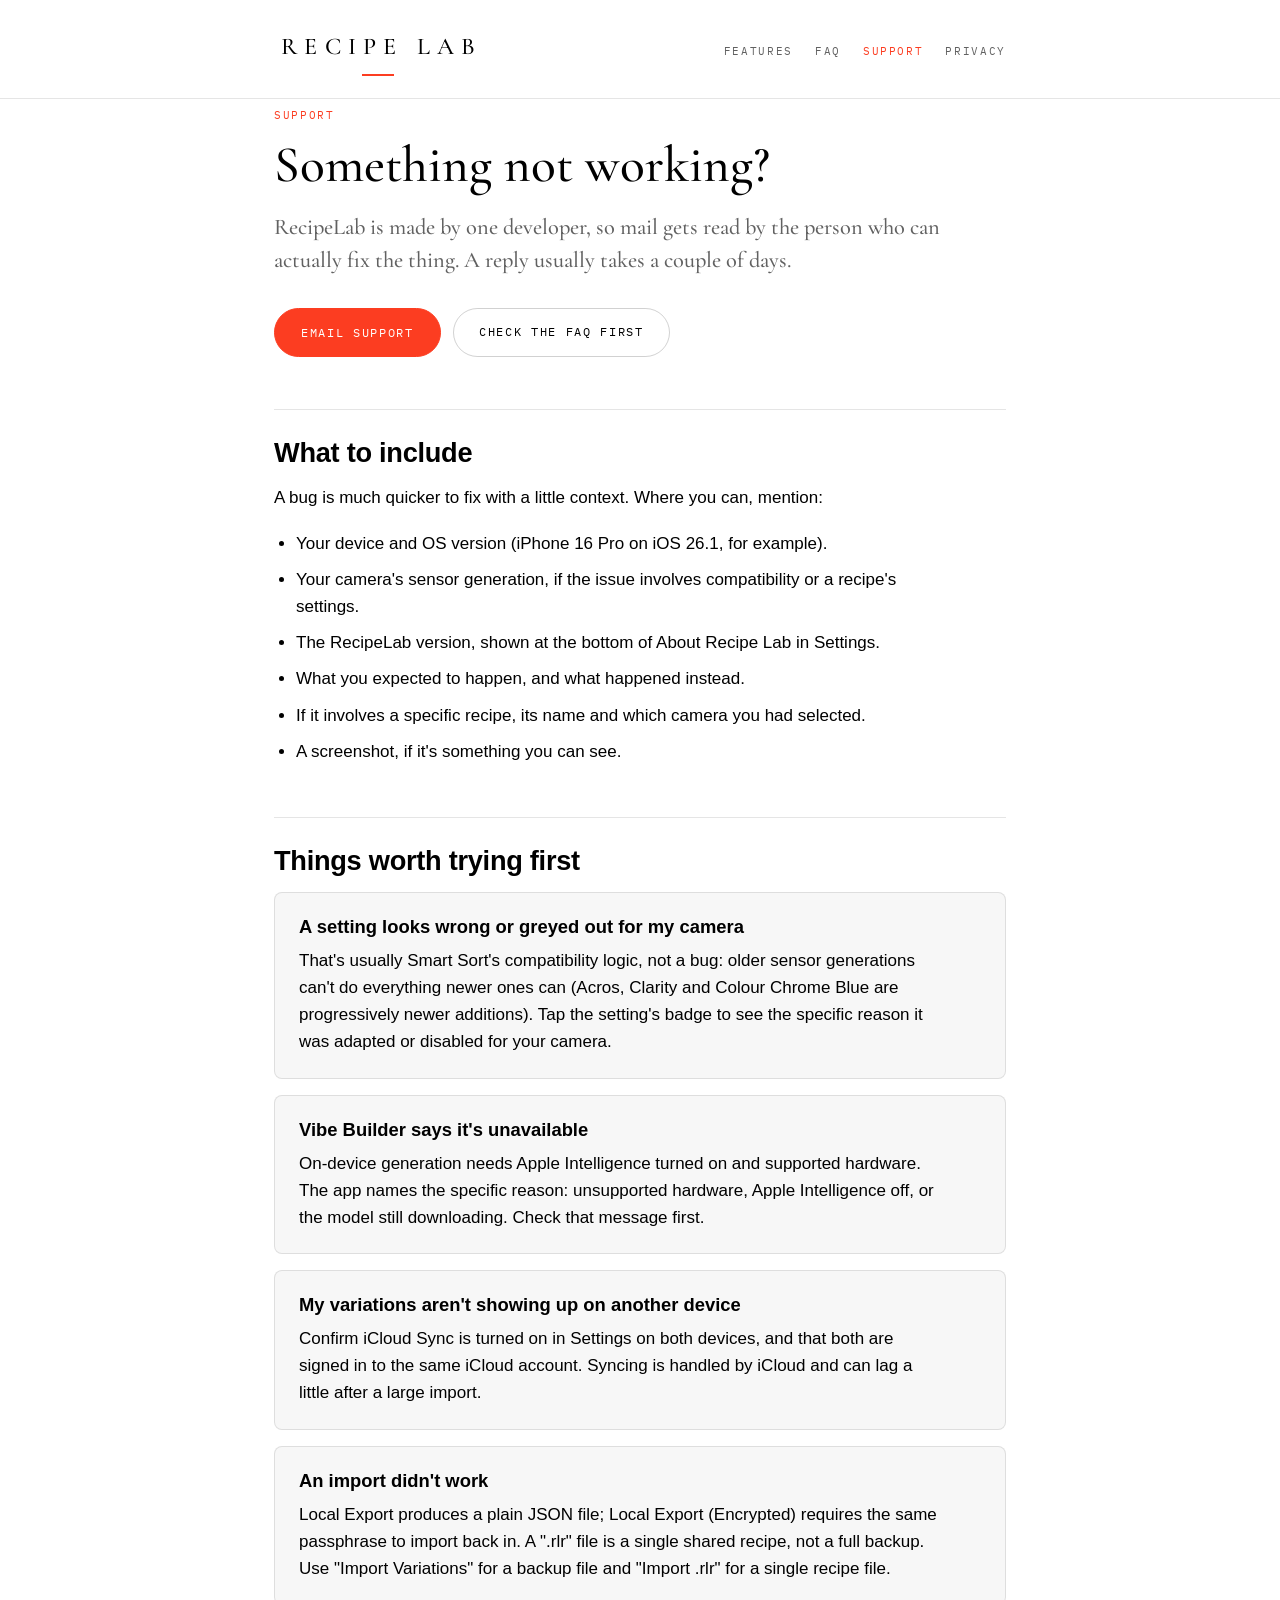
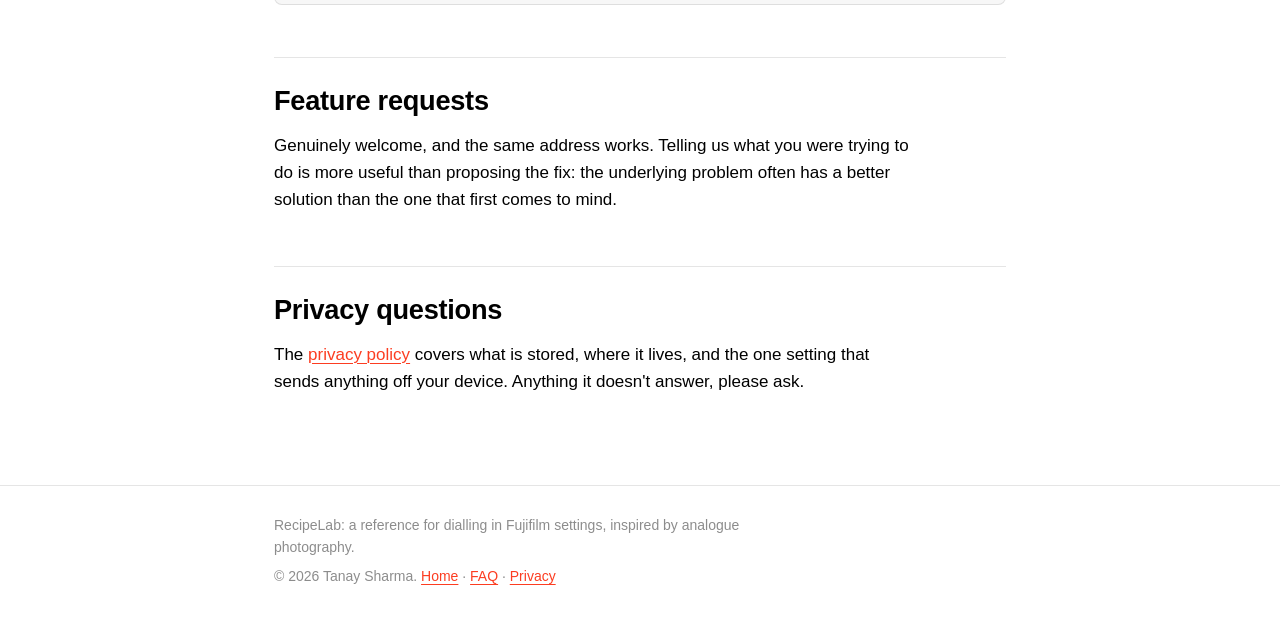
<file: support.html>
<!DOCTYPE html>
<html lang="en">
<head>
<meta charset="utf-8">
<meta name="viewport" content="width=device-width, initial-scale=1">
<title>Support · RecipeLab</title>
<meta name="description" content="Get help with RecipeLab: how to report a problem, what to include, and where to check first.">
<meta name="color-scheme" content="dark light">
<link rel="icon" href="./assets/favicon-64.png" sizes="64x64">
<link rel="apple-touch-icon" href="./assets/apple-touch-icon.png">
<link rel="stylesheet" href="./recipelab.css">
</head>
<body>
<a class="skip-link" href="#main">Skip to content</a>

<header class="site-header">
  <div class="shell site-header__inner">
    <a class="wordmark" href="./index.html" aria-label="RecipeLab home">
      <span class="wordmark__text">RECIPE LAB</span>
      <span class="wordmark__rule"></span>
    </a>
    <nav class="site-nav" aria-label="Primary">
      <a href="./features.html">Features</a>
      <a href="./faq.html">FAQ</a>
      <a href="./support.html" aria-current="page">Support</a>
      <a href="./privacy.html">Privacy</a>
    </nav>
  </div>
</header>

<main id="main">
  <div class="shell">

    <p class="meta meta--accent">SUPPORT</p>
    <h1>Something not working?</h1>
    <p class="lede">RecipeLab is made by one developer, so mail gets read by the person who can actually fix the thing. A reply usually takes a couple of days.</p>

    <div class="actions">
      <a class="button-accent" href="mailto:tan.sharma+recipelab@hotmail.com?subject=RecipeLab%20Support">Email support</a>
      <a class="button-outline" href="./faq.html">Check the FAQ first</a>
    </div>

    <h2>What to include</h2>
    <p>A bug is much quicker to fix with a little context. Where you can, mention:</p>
    <ul>
      <li>Your device and OS version (iPhone 16 Pro on iOS 26.1, for example).</li>
      <li>Your camera's sensor generation, if the issue involves compatibility or a recipe's settings.</li>
      <li>The RecipeLab version, shown at the bottom of About Recipe Lab in Settings.</li>
      <li>What you expected to happen, and what happened instead.</li>
      <li>If it involves a specific recipe, its name and which camera you had selected.</li>
      <li>A screenshot, if it's something you can see.</li>
    </ul>

    <h2>Things worth trying first</h2>

    <div class="card">
      <h3>A setting looks wrong or greyed out for my camera</h3>
      <p>That's usually Smart Sort's compatibility logic, not a bug: older sensor generations can't do everything newer ones can (Acros, Clarity and Colour Chrome Blue are progressively newer additions). Tap the setting's badge to see the specific reason it was adapted or disabled for your camera.</p>
    </div>

    <div class="card">
      <h3>Vibe Builder says it's unavailable</h3>
      <p>On-device generation needs Apple Intelligence turned on and supported hardware. The app names the specific reason: unsupported hardware, Apple Intelligence off, or the model still downloading. Check that message first.</p>
    </div>

    <div class="card">
      <h3>My variations aren't showing up on another device</h3>
      <p>Confirm iCloud Sync is turned on in Settings on both devices, and that both are signed in to the same iCloud account. Syncing is handled by iCloud and can lag a little after a large import.</p>
    </div>

    <div class="card">
      <h3>An import didn't work</h3>
      <p>Local Export produces a plain JSON file; Local Export (Encrypted) requires the same passphrase to import back in. A ".rlr" file is a single shared recipe, not a full backup. Use "Import Variations" for a backup file and "Import .rlr" for a single recipe file.</p>
    </div>

    <h2>Feature requests</h2>
    <p>Genuinely welcome, and the same address works. Telling us what you were trying to do is more useful than proposing the fix: the underlying problem often has a better solution than the one that first comes to mind.</p>

    <h2>Privacy questions</h2>
    <p>The <a href="./privacy.html">privacy policy</a> covers what is stored, where it lives, and the one setting that sends anything off your device. Anything it doesn't answer, please ask.</p>

  </div>
</main>

<footer class="site-footer">
  <div class="shell">
    <p>RecipeLab: a reference for dialling in Fujifilm settings, inspired by analogue photography.</p>
    <p>© 2026 Tanay Sharma. <a href="./index.html">Home</a> · <a href="./faq.html">FAQ</a> · <a href="./privacy.html">Privacy</a></p>
  </div>
</footer>

</body>
</html>
</file>
<file: recipelab.css>
/* RecipeLab — the app's design system, for the web.
 *
 * Single accent on graphite: one saturated red carries every action and the
 * brand mark, same rule as the app (CLAUDE.md §6 / SWIFT.md §4.1). Dark is
 * the PRIMARY appearance; light is structurally identical, not a different
 * design. Tokens mirror Packages/RecipeLabDesignKit/Sources/RecipeLabDesignKit/
 * Theme.swift exactly — if that file's palette changes, change this one too.
 *
 * One typographic rule carried over deliberately: Cormorant Garamond is for
 * the wordmark and a page's own <h1> ONLY, "once per screen" (CLAUDE.md §6).
 * Unlike a site that uses its display face on every heading, h2/h3 here use
 * the system body face at weight — the same restraint the app itself applies
 * to the recipe title.
 *
 * Every path here is relative. GitHub Pages serves project sites under
 * /<repo>/, so a leading slash would 404. */

/* ---- Fonts: self-hosted, Latin subset. No external requests anywhere on
   this site — a privacy policy that phones a third party for a webfont
   contradicts itself. ---- */
@font-face {
  font-family: "Cormorant Garamond";
  src: url("./fonts/cormorant-medium.woff2") format("woff2");
  font-weight: 500;
  font-style: normal;
  font-display: swap;
}
@font-face {
  font-family: "Cormorant Garamond";
  src: url("./fonts/cormorant-semibold.woff2") format("woff2");
  font-weight: 600;
  font-style: normal;
  font-display: swap;
}
@font-face {
  font-family: "IBM Plex Mono";
  src: url("./fonts/plexmono-regular.woff2") format("woff2");
  font-weight: 400;
  font-style: normal;
  font-display: swap;
}

/* ---- Palette ----
   Light first on bare :root so a viewer with no preference still gets a
   complete palette, then dark overrides only what changes — same technique
   the app's own Theme.swift uses (adaptive(dark:light:)), just expressed as
   a media query instead of a trait-collection closure. */
:root {
  --surface: #ffffff;
  --surface-raised: #f7f7f7;
  --text: #000000;
  --text-secondary: rgba(0, 0, 0, 0.62);
  --text-quiet: rgba(0, 0, 0, 0.45);
  --accent: #fc3d21;
  --on-accent: #ffffff;
  --accent-wash: rgba(252, 61, 33, 0.1);
  --hairline: rgba(0, 0, 0, 0.1);
  --hairline-strong: rgba(0, 0, 0, 0.18);

  --radius-card: 8px;
  --radius-small: 4px;
  --radius-pill: 999px;
  --measure: 68ch;

  --display: "Cormorant Garamond", Georgia, "Times New Roman", serif;
  --body: -apple-system, BlinkMacSystemFont, "Segoe UI", Roboto, "Helvetica Neue", Arial, sans-serif;
  --mono: "IBM Plex Mono", ui-monospace, SFMono-Regular, Menlo, Consolas, monospace;
}

@media (prefers-color-scheme: dark) {
  :root {
    --surface: #0e0e0e;
    --surface-raised: #161616;
    --text: #f2f2f2;
    --text-secondary: rgba(242, 242, 242, 0.62);
    --text-quiet: rgba(242, 242, 242, 0.45);
    --hairline: rgba(42, 42, 42, 1);
    --hairline-strong: rgba(90, 90, 90, 0.7);
    --accent-wash: rgba(252, 61, 33, 0.14);
    /* --accent and --on-accent are fixed across both appearances —
       the app never re-hues the accent for dark mode, and neither does this. */
  }
}

/* ---- Reset-ish ---- */
*,
*::before,
*::after {
  box-sizing: border-box;
}

html {
  -webkit-text-size-adjust: 100%;
}

body {
  margin: 0;
  background: var(--surface);
  color: var(--text);
  font-family: var(--body);
  font-size: 17px;
  line-height: 1.6;
  -webkit-font-smoothing: antialiased;
}

img {
  max-width: 100%;
  height: auto;
}

a {
  color: var(--accent);
  text-decoration-thickness: 1px;
  text-underline-offset: 3px;
}

a:hover {
  text-decoration-thickness: 2px;
}

:focus-visible {
  outline: 2px solid var(--accent);
  outline-offset: 3px;
  border-radius: 2px;
}

.skip-link {
  position: absolute;
  left: -9999px;
  top: 0;
  background: var(--surface-raised);
  color: var(--text);
  padding: 12px 18px;
  border: 1px solid var(--hairline-strong);
  border-radius: var(--radius-small);
  z-index: 10;
}

.skip-link:focus {
  left: 16px;
  top: 16px;
}

/* ---- Layout ---- */
.shell {
  width: 100%;
  max-width: 780px;
  margin: 0 auto;
  padding: 0 24px;
}

main {
  padding: 8px 0 72px;
}

/* ---- Wordmark ----
   Built in CSS, not as an image — an external image can't reach this page's
   @font-face and would neither adapt to the current appearance nor use the
   real display face. This is the one legitimate "once per screen" use of
   Cormorant Garamond on every page, alongside the page's own <h1>. */
.wordmark {
  display: inline-block;
  text-align: center;
  text-decoration: none;
  color: inherit;
}

.wordmark__text {
  display: block;
  font-family: var(--display);
  font-weight: 500;
  font-size: 24px;
  letter-spacing: 0.3em;
  text-indent: 0.3em;
  color: var(--text);
}

.wordmark__rule {
  display: block;
  width: 32px;
  height: 2px;
  margin: 8px auto 0;
  background: var(--accent);
  border: 0;
}

/* ---- Site header / footer ---- */
.site-header {
  border-bottom: 1px solid var(--hairline);
  padding: 28px 0 22px;
}

.site-header__inner {
  display: flex;
  flex-wrap: wrap;
  gap: 18px 28px;
  align-items: center;
  justify-content: space-between;
}

.site-nav {
  display: flex;
  flex-wrap: wrap;
  gap: 22px;
}

.site-nav a {
  font-family: var(--mono);
  font-size: 11px;
  letter-spacing: 0.15em;
  text-transform: uppercase;
  color: var(--text-secondary);
  text-decoration: none;
}

.site-nav a:hover,
.site-nav a[aria-current="page"] {
  color: var(--accent);
}

.site-footer {
  border-top: 1px solid var(--hairline);
  padding: 28px 0 44px;
  color: var(--text-quiet);
  font-size: 14px;
}

.site-footer p {
  margin: 0 0 6px;
}

/* ---- Meta label — the mono small-caps signature carried over from the
   app's technicalLabel() modifier (uppercase, tracking, IBM Plex Mono). ---- */
.meta {
  font-family: var(--mono);
  font-size: 11px;
  letter-spacing: 0.15em;
  text-transform: uppercase;
  color: var(--text-quiet);
  margin: 0 0 10px;
}

.meta--accent {
  color: var(--accent);
}

/* ---- Typography ----
   h1 is the page's one Cormorant Garamond heading, matching "once per
   screen." h2/h3 deliberately use the system body face, not the display
   face — a section break signalled by a preceding .meta label and a
   hairline, the same way the app signals structure without a second
   typeface or a second accent. */
h1 {
  font-family: var(--display);
  font-weight: 500;
  color: var(--text);
  letter-spacing: 0;
  text-wrap: balance;
  font-size: clamp(2.3rem, 6vw, 3.2rem);
  line-height: 1.1;
  margin: 12px 0 18px;
}

h2 {
  font-family: var(--body);
  font-weight: 700;
  color: var(--text);
  letter-spacing: -0.01em;
  text-wrap: balance;
  font-size: clamp(1.4rem, 3.2vw, 1.7rem);
  line-height: 1.25;
  margin: 52px 0 14px;
  padding-top: 26px;
  border-top: 1px solid var(--hairline);
}

h3 {
  font-family: var(--body);
  font-weight: 600;
  color: var(--text);
  font-size: 1.15rem;
  line-height: 1.3;
  margin: 28px 0 8px;
}

p,
li {
  max-width: var(--measure);
}

p {
  margin: 0 0 18px;
}

ul,
ol {
  padding-left: 22px;
  margin: 0 0 18px;
}

li {
  margin-bottom: 9px;
}

strong {
  font-weight: 600;
}

code {
  font-family: var(--mono);
  font-size: 0.88em;
  color: var(--accent);
  word-break: break-word;
}

.lede {
  font-family: var(--display);
  font-size: clamp(1.2rem, 2.6vw, 1.4rem);
  line-height: 1.45;
  color: var(--text-secondary);
  margin-bottom: 32px;
}

/* ---- Cards ---- */
.card {
  background: var(--surface-raised);
  border: 1px solid var(--hairline);
  border-radius: var(--radius-card);
  padding: 22px 24px;
  margin: 0 0 16px;
}

.card > :last-child {
  margin-bottom: 0;
}

.card h3 {
  margin-top: 0;
}

/* ---- The single accent action ----
   One filled button per page, at most — everything else is outline or
   text. Same discipline as the app's single accent: a second filled button
   would read as two competing calls to action. */
.button-accent {
  display: inline-block;
  background: var(--accent);
  color: var(--on-accent);
  font-family: var(--mono);
  font-size: 12px;
  letter-spacing: 0.14em;
  text-transform: uppercase;
  text-decoration: none;
  padding: 14px 26px;
  border-radius: var(--radius-pill);
  border: 1px solid var(--accent);
}

.button-accent:hover {
  filter: brightness(1.08);
  text-decoration: none;
}

.button-outline {
  display: inline-block;
  background: transparent;
  color: var(--text);
  font-family: var(--mono);
  font-size: 12px;
  letter-spacing: 0.14em;
  text-transform: uppercase;
  text-decoration: none;
  padding: 13px 25px;
  border-radius: var(--radius-pill);
  border: 1px solid var(--hairline-strong);
}

.button-outline:hover {
  border-color: var(--accent);
  color: var(--accent);
  text-decoration: none;
}

.actions {
  display: flex;
  flex-wrap: wrap;
  gap: 12px;
  margin: 30px 0 8px;
}

/* ---- Landing hero ---- */
.hero {
  padding: 48px 0 8px;
}

.hero__icon {
  width: 88px;
  height: 88px;
  border-radius: 19px;
  border: 1px solid var(--hairline);
  margin-bottom: 6px;
}

.feature-grid {
  display: grid;
  grid-template-columns: repeat(auto-fit, minmax(230px, 1fr));
  gap: 16px;
  margin: 12px 0 8px;
}

.feature-grid .card {
  margin: 0;
}

.feature-grid p {
  color: var(--text-secondary);
  font-size: 15.5px;
  margin: 0;
}

/* ---- FAQ ---- */
details {
  border-bottom: 1px solid var(--hairline);
  padding: 4px 0;
}

details summary {
  cursor: pointer;
  list-style: none;
  padding: 18px 34px 18px 0;
  position: relative;
  font-family: var(--body);
  font-weight: 600;
  font-size: 1.05rem;
  line-height: 1.35;
  color: var(--text);
}

details summary::-webkit-details-marker {
  display: none;
}

details summary::after {
  content: "+";
  position: absolute;
  right: 4px;
  top: 50%;
  transform: translateY(-50%);
  font-family: var(--mono);
  font-size: 17px;
  color: var(--accent);
}

details[open] summary::after {
  content: "\2212";
}

details .answer {
  padding: 0 0 14px;
  color: var(--text-secondary);
}

details .answer > :last-child {
  margin-bottom: 0;
}

/* ---- Code blocks (FAQ import templates) ---- */
pre {
  background: var(--surface-raised);
  border: 1px solid var(--hairline);
  border-radius: var(--radius-small);
  padding: 16px 18px;
  overflow-x: auto;
  margin: 0 0 18px;
}

pre code {
  display: block;
  color: var(--text);
  background: none;
  font-size: 0.82rem;
  line-height: 1.55;
  white-space: pre;
}

/* ---- Definition-style rows (privacy "what/where") ---- */
.rows {
  border-top: 1px solid var(--hairline);
  margin: 18px 0 26px;
}

.row {
  display: grid;
  grid-template-columns: minmax(140px, 30%) 1fr;
  gap: 8px 24px;
  padding: 15px 0;
  border-bottom: 1px solid var(--hairline);
}

.row dt {
  font-family: var(--mono);
  font-size: 11px;
  letter-spacing: 0.13em;
  text-transform: uppercase;
  color: var(--accent);
  padding-top: 3px;
}

.row dd {
  margin: 0;
  max-width: var(--measure);
  color: var(--text-secondary);
}

@media (max-width: 560px) {
  .row {
    grid-template-columns: 1fr;
    gap: 4px;
  }
}

/* ---- Callout ---- */
.callout {
  border-left: 2px solid var(--accent);
  background: var(--accent-wash);
  border-radius: 0 var(--radius-small) var(--radius-small) 0;
  padding: 16px 20px;
  margin: 0 0 22px;
}

.callout > :last-child {
  margin-bottom: 0;
}

/* ---- Print: people save privacy policies as PDFs ---- */
@media print {
  :root {
    --surface: #fff;
    --surface-raised: #fff;
    --text: #000;
    --text-secondary: #333;
    --text-quiet: #555;
    --accent: #b7300f;
    --hairline: #ccc;
  }

  body {
    font-size: 11.5pt;
  }

  .site-nav,
  .skip-link,
  .actions,
  .site-footer__print-hide {
    display: none;
  }

  a {
    color: #000;
    text-decoration: none;
  }

  main a[href^="http"]::after {
    content: " (" attr(href) ")";
    font-family: var(--mono);
    font-size: 9pt;
    color: #555;
  }

  h2 {
    break-after: avoid;
  }

  details {
    break-inside: avoid;
  }

  details .answer {
    display: block !important;
  }
}
</file>
